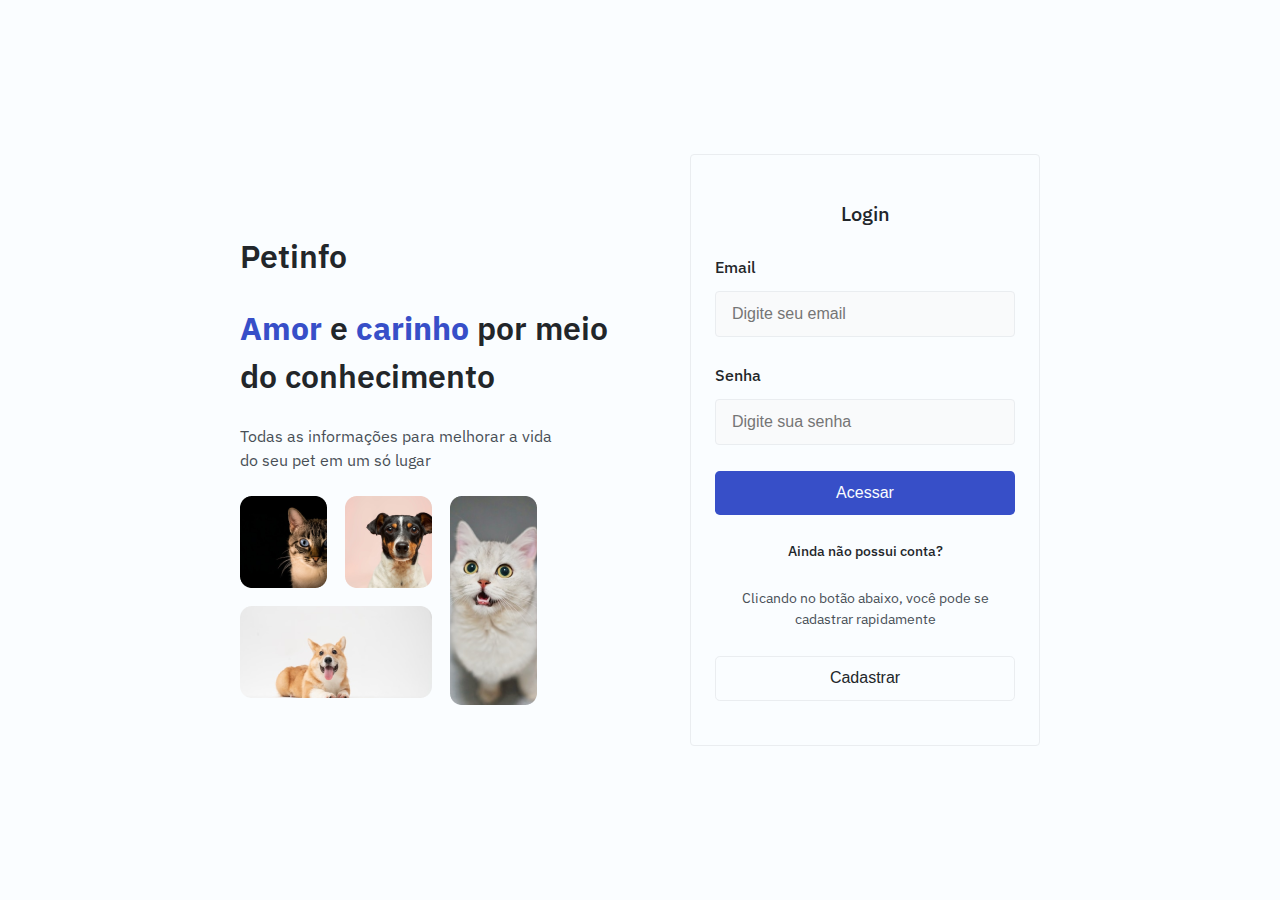
<file: index.html>
<!DOCTYPE html>
<html lang="en">

<head>
  <meta charset="UTF-8">
  <meta name="viewport" content="width=device-width, initial-scale=1.0">
  <link rel="stylesheet" href="./src/styles/reset.css">
  <link rel="stylesheet" href="./src/styles/globalStyles.css">
  <link rel="stylesheet" href="./src/styles/buttons.css">
  <link rel="stylesheet" href="./src/styles/index.css">
  <script type="module" src="./src/scripts/api.js" defer></script>
  <script type="module" src="./src/scripts/index.js" defer></script>
  <title>PetInfo - Login</title>
</head>

<body>
  <main class="main__container">
    <div class="info__container">
      <h1 class="info__title">Petinfo</h1>
      <h2 class="info__description">
        <b class="info__bold">Amor</b> e <b class="info__bold">carinho</b> por meio do conhecimento
      </h2>
      <p class="info__paragraph">Todas as informações para melhorar a vida do seu pet em um só lugar</p>
      <div class="images__container">
        <div class="images__side">
          <div class="images__block">
            <img src="./src/assets/imgs/login1.png" alt="gato" class="image">
            <img src="./src/assets/imgs/login2.png" alt="cachorro" class="image">
          </div>
          <div class="images__below">
            <img src="./src/assets/imgs/login3.png" alt="cachorro" class="image">
          </div>
        </div>
        <div class="image__aside">
          <img src="./src/assets/imgs/login4.png" alt="gato" class="image">
        </div>
      </div>
    </div>
    <aside class="login__container">
      <h3 class="login__title">Login</h3>
      <form action="" class="login__form">
        <div class="input__container">
          <label for="loginEmail">Email</label>
          <input type="text" class="input__login" id="loginEmail" placeholder="Digite seu email">
        </div>
        <div class="input__container">
          <label for="loginPassword">Senha</label>
          <input type="text" class="input__login" id="loginPassword" placeholder="Digite sua senha">
        </div>
        <button type="submit" class="button__login confirm__button" id="loginButton">Acessar</button>
      </form>
      <div class="login__info">
        <p class="login__info__title">Ainda não possui conta?</p>
        <p class="login__info__description">Clicando no botão abaixo, você pode se cadastrar rapidamente</p>
        <button class="button__login redirect-edit__button" id="registerButton">Cadastrar</button>
      </div>
    </aside>
  </main>

</body>

</html>
</file>
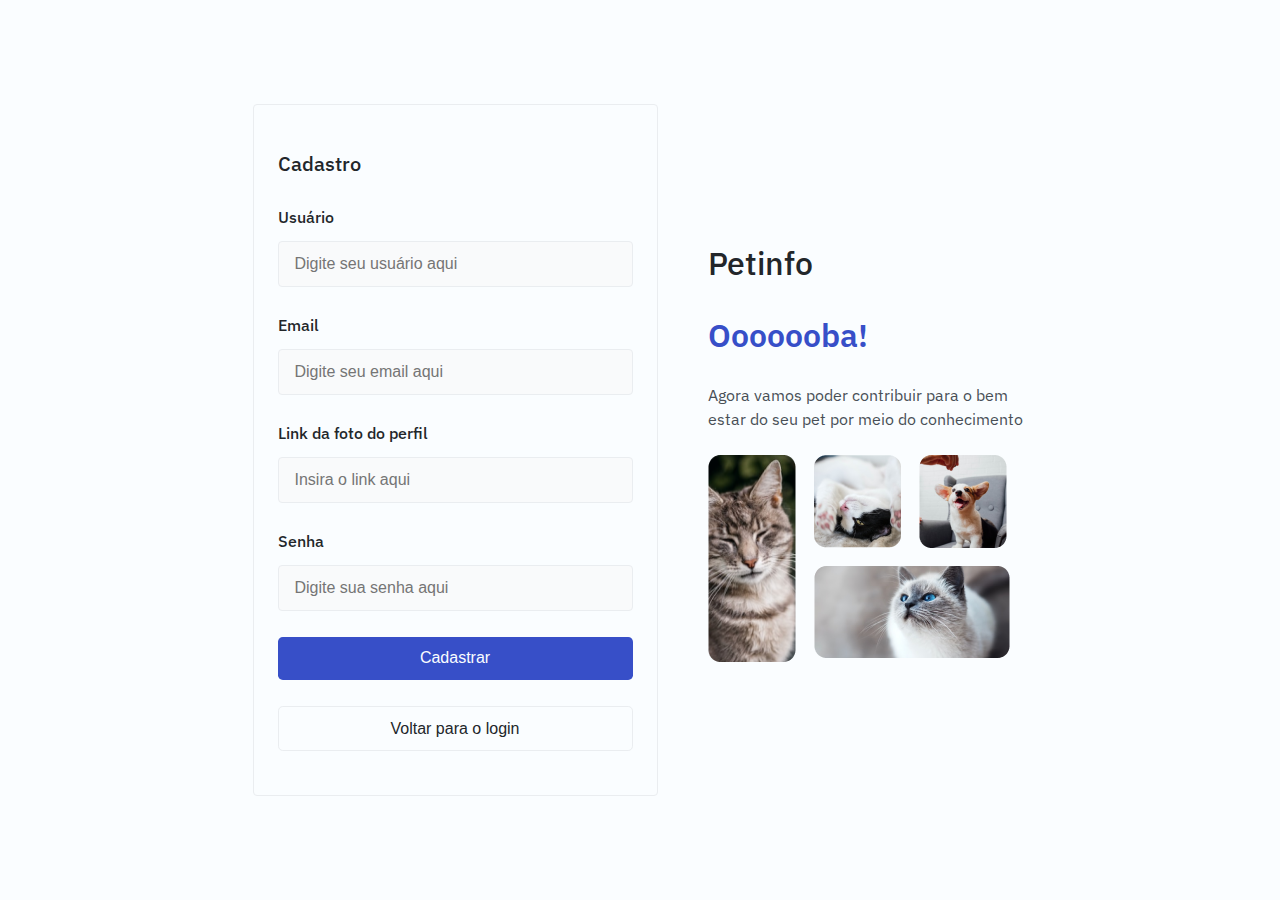
<file: src/pages/register.html>
<!DOCTYPE html>
<html lang="en">

<head>
  <meta charset="UTF-8">
  <meta name="viewport" content="width=device-width, initial-scale=1.0">
  <link rel="stylesheet" href="https://cdnjs.cloudflare.com/ajax/libs/font-awesome/6.5.1/css/all.css">
  <link rel="stylesheet" href="../styles/reset.css">
  <link rel="stylesheet" href="../styles/globalStyles.css">
  <link rel="stylesheet" href="../styles/buttons.css">
  <link rel="stylesheet" href="../styles/register.css">
  <link rel="stylesheet" href="../styles/toltip.css">
  <script type="module" src="../scripts/api.js" defer></script>
  <script type="module" src="../scripts/register.js" defer></script>
  <script type="module" src="../scripts//toltip.js" defer></script>
  <title>PetInfo - Cadastro</title>
</head>

<body>
  <main class="main__container">
    <div class="register__container">
      <h3 class="register__title">Cadastro</h3>
      <form action="" class="register__form">
        <div class="input__container">
          <label for="registerUser">Usuário</label>
          <input type="text" class="input__register" id="registerUser" placeholder="Digite seu usuário aqui">
        </div>
        <div class="input__container">
          <label for="registerEmail">Email</label>
          <input type="text" class="input__register" id="registerEmail" placeholder="Digite seu email aqui">
        </div>
        <div class="input__container">
          <label for="registerAvatar">Link da foto do perfil</label>
          <input type="text" class="input__register" id="registerAvatar" placeholder="Insira o link aqui">
        </div>
        <div class="input__container">
          <label for="registerPassword">Senha</label>
          <input type="text" class="input__register" id="registerPassword" placeholder="Digite sua senha aqui">
        </div>
        <button type="submit" class="button__register confirm__button" id="registerButton">Cadastrar</button>
        <button type="submit" class="button__register redirect-edit__button" id="loginButton">Voltar para o
          login</button>
      </form>
    </div>

    <aside class="info__container">
      <h1 class="info__title">Petinfo</h1>
      <b class="info__bold">Ooooooba!</b>
      <p class="info__paragraph">Agora vamos poder contribuir para o bem estar do seu pet por meio do conhecimento</p>
      <div class="images__container">
        <img src="../assets/imgs/register1.png" alt="" class="image" alt="" class="image">
        <div>
          <div class="images__inside">
            <img src="../assets/imgs/register2.png" alt="" class="image">
            <img src="../assets/imgs/register4.png" alt="" class="image">
          </div>
          <img src="../assets/imgs/register3.png" alt="" class="image">
        </div>
      </div>
    </aside>
  </main>
  <div class="toltip__container" id="toltip">
    <div class="toltip__message"><i class="fa fa-circle-check check__icon"></i>
      <p>Sua conta foi criada com sucesso!</p>
    </div>

    <p class="toltip__paragraph">Agora você pode acessar os conteúdos utilizando seu usuário e senha na página de login:
      <a href="http://127.0.0.1:5501/s">Acessar página de
        login</a></p>
  </div>
</body>

</html>
</file>
<file: src/styles/globalStyles.css>
@import url('https://fonts.googleapis.com/css2?family=IBM+Plex+Sans:wght@400;500;600&display=swap');

:root {
  --brand100: hsl(230, 57%, 50%);
  --brand200: hsl(230, 68%, 54%);

  --gray100: hsl(210, 11%, 15%);
  --gray200: hsl(210, 10%, 23%);
  --gray300: hsl(210, 9%, 31%);
  --gray400: hsl(210, 7%, 56%);
  --gray500: hsl(210, 11%, 71%);
  --gray600: hsl(210, 16%, 93%);
  --gray700: hsl(210, 17%, 95%);
  --gray800: hsl(210, 17%, 98%);
  --gray900: hsl(200, 100%, 99%);

  --alert100: hsl(349, 57%, 50%);
  --alert200: hsl(349, 69%, 55%);
  --sucess100: hsl(162, 88%, 26%);

  --font-size-title-1: 2rem;
  --font-size-title-2: 1.25rem;
  --font-size-title-3: 1.5rem;
  --font-size-paragraph: 1rem;
  --font-size-small: 0.875rem;

  --font-regular: 400;
  --font-medium: 500;
  --font-bold: 600;

  --line: 150%;
}

body {
  font-family: 'IBM Plex Sans', sans-serif;
  background: var(--gray900);
}

.main__container {
  max-width: 50rem;
  margin: 0 auto;
  height: 100dvh;
}

dialog {
  border: 0;
  width: 48rem;
  max-height: 80vh;
  border-radius: 1rem;
}

dialog::backdrop {
  background-color: rgba(0, 0, 0, 0.5);
}
</file>
<file: src/styles/buttons.css>
button {
  border: 0;
  border-radius: 0.3rem;
  padding: 0.6rem;
  cursor: pointer;
}

.redirect-edit__button {
  border: 1px solid var(--gray600);
  background-color: var(--gray900);
  color: var(--gray100);
}

.redirect-edit__button:hover {
  background-color: var(--gray800);
}

.close-cancel__button {
  background-color: var(--gray600);
  color: var(--gray400);
}

.close-cancel__button:hover {
  color: var(--gray300);
}

.confirm__button {
  background-color: var(--brand100);
  color: var(--gray900);
}

.confirm__button:hover {
  background-color: var(--brand200);
}

.alert__button {
  background-color: var(--alert100);
  color: var(--gray900);
}

.alert__button:hover {
  background-color: var(--alert200);
}
</file>
<file: src/styles/index.css>
.main__container {
  display: flex;
  justify-content: center;
  align-items: center;
  gap: 50px;
}

.info__container {
  margin-top: 40px;
  display: flex;
  flex-direction: column;
  justify-content: flex-start;
  max-width: 400px;
  gap: 24px;
}

.info__title {
  font-size: var(--font-size-title-1);
  font-weight: var(--font-bold);
  line-height: var(--line);
  color: var(--gray100);
}

.info__description {
  font-size: var(--font-size-title-1);
  font-weight: var(--font-bold);
  line-height: var(--line);
  color: var(--gray100);

}

.info__paragraph {
  width: 320px;
  color: var(--gray300);
  font-size: var(--font-size-paragraph);
  font-weight: var(--font-regular);
  line-height: var(--line);
}

.info__bold {
  color: var(--brand100);
}

.images__container {
  display: flex;
  gap: 18px;
}

.images__block {
  display: flex;
  gap: 18px;
}

.images__side {
  display: flex;
  flex-direction: column;
  gap: 18px;
}

.image__below {
  display: flex;
  
}




.login__container {
  display: flex;
  width: 368px;
  padding: 44px 24px;
  flex-direction: column;

  gap: 26px;

  border-radius: 4px;
  border: 1px solid var(--gray600);
}

.login__title {
  color: var(--gray100);
  font-size: var(--font-size-title-2);
  font-weight: var(--font-medium);
  text-align: center;
  line-height: var(--line);
}

.login__form {
  display: flex;
  flex-direction: column;
  align-items: flex-start;
  gap: 26px;
  line-height: var(--line);
}

.input__container {
  display: flex;
  flex-direction: column;
}

.input__container label {
  color: var(--gray100);
  font-size: var(--font-size-paragraph);
  font-weight: var(--font-medium);
  line-height: var(--line);
}

.login__info {
  display: flex;
  flex-direction: column;
  align-items: center;
  gap: 26px;
  line-height: var(--line);
}

.login__info__title {
  color: var(--gray100);
  font-size: var(--font-size-small);
  font-weight: var(--font-medium);
  line-height: var(--line);
}

.login__info__description {
  color: var(--gray300);
  text-align: center;
  font-size: var(--font-size-small);
  font-weight: var(--font-regular);
  line-height: var(--line);
}

.input__container {
  width: 100%;
  gap: 12px;
}

.input__login {
  height: 44px;
  padding: 0px 16px;
  
  border-radius: 4px;
  border: 1px solid var(--gray600);
  background: var(--gray800);

  color: var(--gray100);
  font-size: var(--font-size-paragraph);
  font-weight: var(--font-regular);
  line-height: var(--line);
}

.button__login {
  width: 100%;
  font-size: var(--font-size-paragraph);
  font-weight: var(--font-medium);
  line-height: var(--line);
}
</file>
<file: src/styles/register.css>
.main__container {
  display: flex;
  justify-content: center;
  align-items: center;
  gap: 50px;
}

.register__container {

  padding: 44px 24px;
  flex-direction: column;

  gap: 26px;

  border-radius: 4px;
  border: 1px solid var(--gray600);


  display: inline-flex;

  flex-direction: column;
  align-items: flex-start;

}

.register__title {
  color: var(--gray100);
  font-size: var(--font-size-title-2);
  font-weight: var(--font-medium);
  text-align: center;
  line-height: var(--line);
}

.register__form {
  display: flex;
  flex-direction: column;
  align-items: flex-start;
  gap: 26px;
  line-height: var(--line);
}

.input__container {
  display: flex;
  flex-direction: column;
  align-items: flex-start;
  gap: 12px;
}

.input__container label {
  color: var(--gray100);
  font-size: var(--font-size-paragraph);
  font-weight: var(--font-medium);
  line-height: var(--line);
}

.input__register {
  display: flex;
  width: 321px;
  height: 44px;
  padding: 0px 16px;
  align-items: center;

  border-radius: 4px;
  border: 1px solid var(--gray600);
  background: var(--gray800);


  color: var(--gray400);

  font-size: var(--font-size-paragraph);
  font-weight: var(--font-regular);
  line-height: var(--line);
}

.button__register {
  width: 100%;
  font-size: var(--font-size-paragraph);
  font-weight: var(--font-medium);
  line-height: var(--line);
}

.images__container {
  display: flex;
  gap: 18px;
}

.images__inside {
  display: flex;
  gap: 18px;
  margin-bottom: 18px;
}

.info__container {
  display: flex;
  flex-direction: column;
  gap: 24px;
}

.info__title {
  color: var(--gray100);
  font-size: var(--font-size-title-1);
  font-weight: var(--font-medium);
  line-height: var(--line);
}

.info__paragraph {
  width: 320px;
  color: var(--gray300);
  font-size: var(--font-size-paragraph);
  font-weight: var(--font-regular);
  line-height: var(--line);
}

.info__bold {
  color: var(--brand100);
  font-size: var(--font-size-title-1);
  font-weight: var(--font-bold);
  line-height: var(--line);
}
</file>
<file: src/styles/toltip.css>
body {
  position: relative;
}

#toltip {
  visibility: hidden;

  position: absolute;
  right: 100px;
  bottom: 10px;
  z-index: 10;

  display: flex;
  padding: 21px 32px;
  flex-direction: column;
  align-items: flex-start;
  gap: 17px;

  border-radius: 4px;
  background: var(--gray900);
  box-shadow: 0px 4px 30px -12px #000000;
}

#toltip.show {
  visibility: visible; /* Show the snackbar */
}

.check__icon {
  font-size: 25px;
  line-height: var(--line);
}

.toltip__message {
  color: var(--sucess100);
  display: flex;
  align-items: center;
  gap: 17px;
  line-height: var(--line);
}

.toltip__paragraph {
  color: var(--gray200);
  font-size: var(--font-size-small);
  font-weight: var(--font-regular);
  line-height: var(--line);
  max-width: 400px;
}

.toltip__paragraph a {
  color: var(--brand100);
}
</file>
